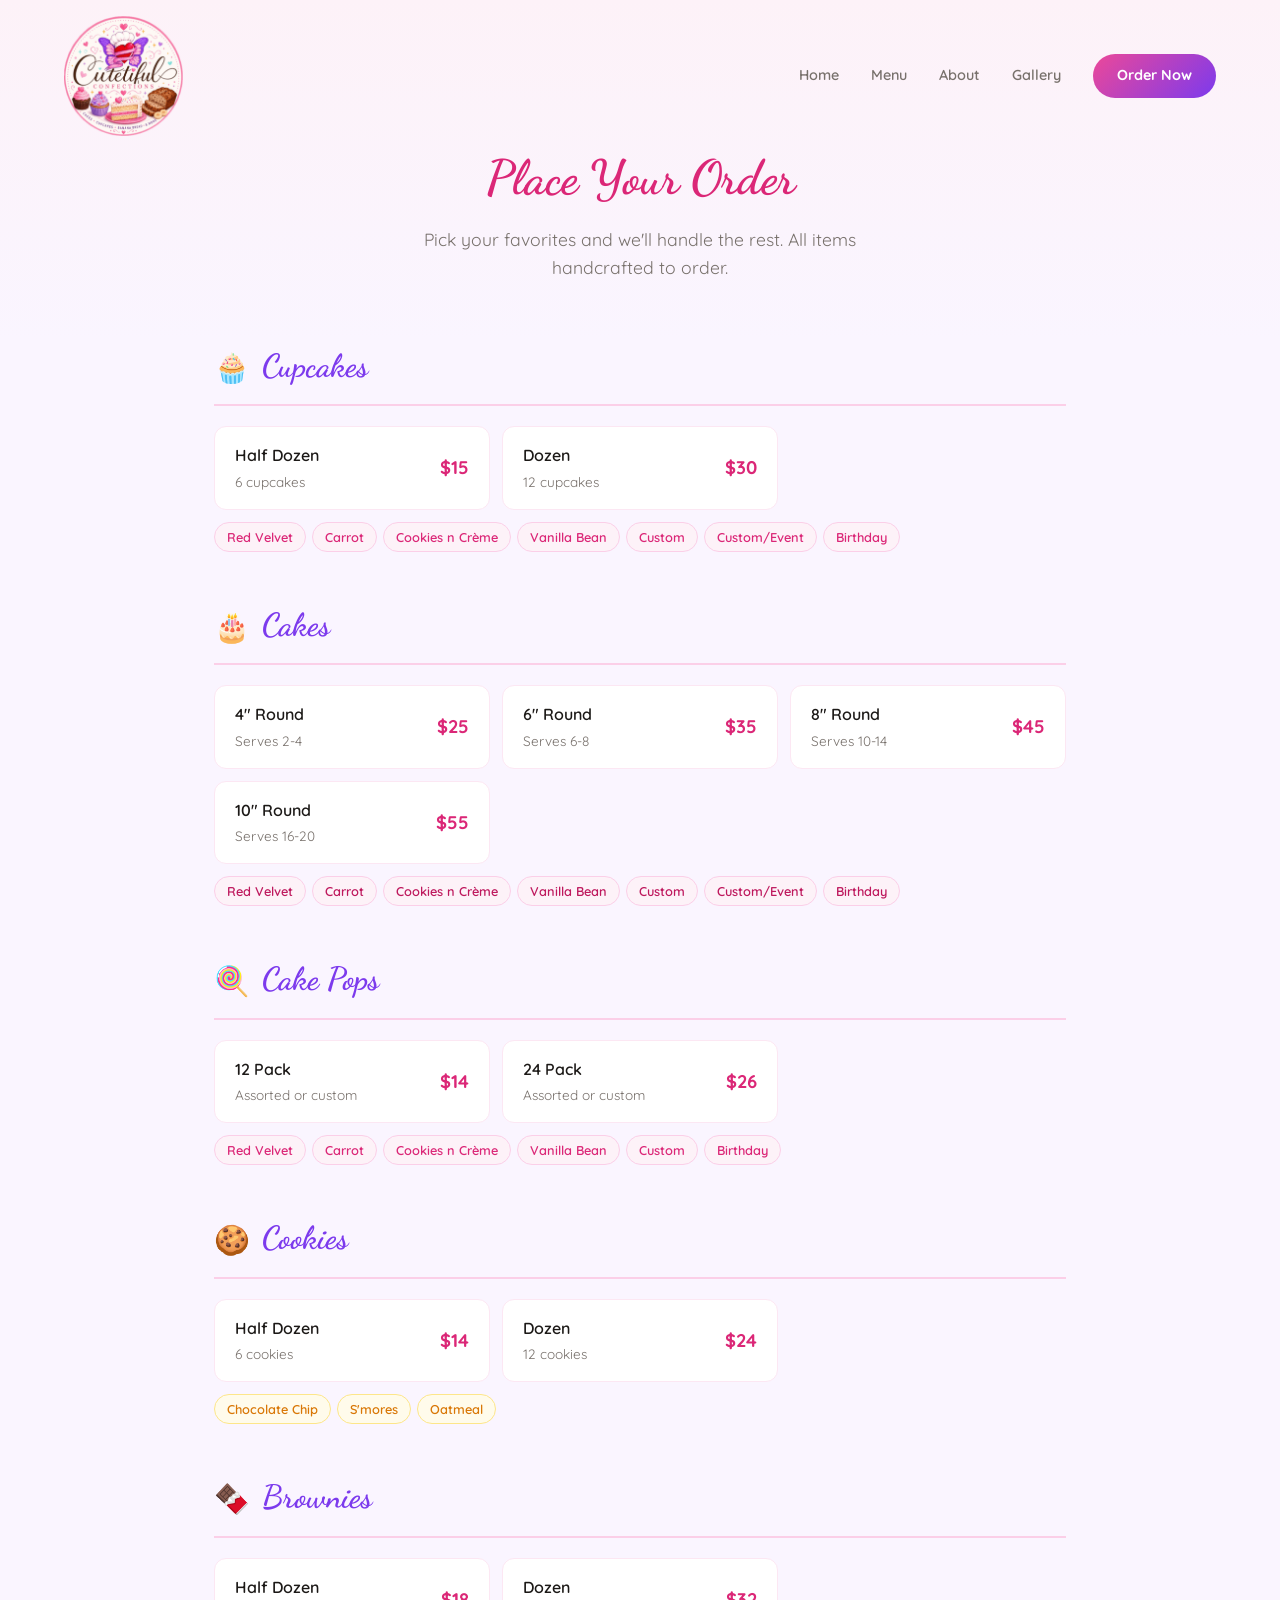
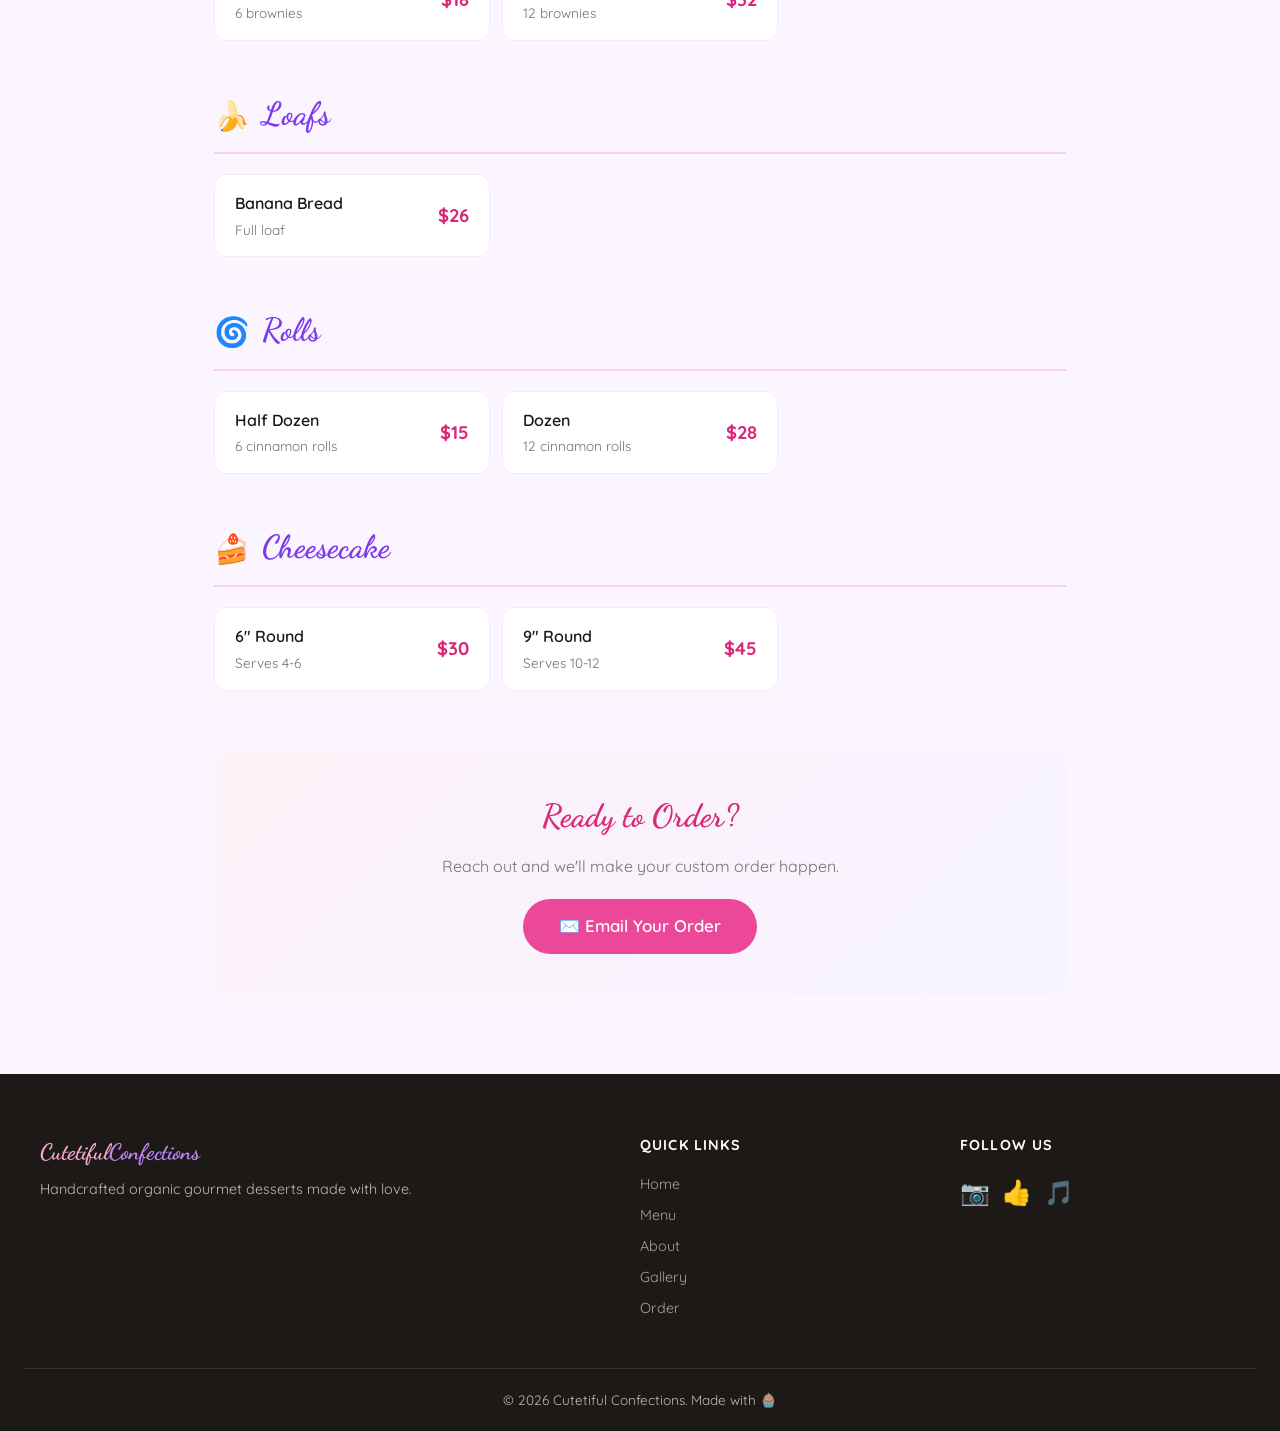
<file: order.html>
<!DOCTYPE html>
<html lang="en">
<head>
  <meta charset="UTF-8">
  <meta name="viewport" content="width=device-width, initial-scale=1.0">
  <title>Order — Cutetiful Confections</title>
  <meta name="description" content="Place your order for handcrafted organic desserts from Cutetiful Confections.">
  <link rel="preconnect" href="https://fonts.googleapis.com">
  <link href="https://fonts.googleapis.com/css2?family=Dancing+Script:wght@400;700&family=Quicksand:wght@300;400;600;700&display=swap" rel="stylesheet">
  <link rel="stylesheet" href="style.css">
  <style>
    .page-hero {
      padding: 140px 24px 60px;
      text-align: center;
      background: linear-gradient(180deg, var(--pink-50) 0%, var(--bg) 100%);
    }
    .page-hero h1 {
      font-family: var(--font-display);
      font-size: 3rem;
      color: var(--pink-600);
      margin-bottom: 8px;
    }
    .page-hero p {
      color: var(--text-muted);
      font-size: 1.1rem;
      max-width: 500px;
      margin: 0 auto;
    }

    .order-section {
      max-width: 900px;
      margin: 0 auto;
      padding: 0 24px 80px;
    }

    .menu-category {
      margin-bottom: 48px;
    }
    .menu-category:last-child {
      margin-bottom: 0;
    }

    .category-header {
      display: flex;
      align-items: center;
      gap: 12px;
      margin-bottom: 20px;
      padding-bottom: 12px;
      border-bottom: 2px solid var(--pink-200);
    }
    .category-header h2 {
      font-family: var(--font-display);
      font-size: 2rem;
      color: var(--purple-600);
    }
    .category-icon {
      font-size: 1.8rem;
    }

    .pricing-grid {
      display: grid;
      grid-template-columns: repeat(auto-fill, minmax(260px, 1fr));
      gap: 12px;
    }

    .price-item {
      background: white;
      border: 1px solid var(--pink-100);
      border-radius: 12px;
      padding: 16px 20px;
      display: flex;
      justify-content: space-between;
      align-items: center;
      transition: all 0.2s ease;
    }
    .price-item:hover {
      border-color: var(--pink-300);
      box-shadow: var(--shadow);
      transform: translateY(-1px);
    }

    .price-item .item-info {
      display: flex;
      flex-direction: column;
    }
    .price-item .item-name {
      font-weight: 600;
      font-size: 1rem;
      color: var(--text);
    }
    .price-item .item-size {
      font-size: 0.85rem;
      color: var(--text-muted);
      margin-top: 2px;
    }
    .price-item .item-price {
      font-weight: 700;
      font-size: 1.15rem;
      color: var(--pink-600);
      white-space: nowrap;
    }

    .flavor-tags {
      display: flex;
      flex-wrap: wrap;
      gap: 6px;
      margin-top: 12px;
    }
    .flavor-tag {
      background: var(--purple-50);
      color: var(--purple-600);
      font-size: 0.8rem;
      font-weight: 600;
      padding: 4px 12px;
      border-radius: 20px;
      border: 1px solid var(--purple-200);
    }
    .flavor-tag.cupcake { background: var(--pink-50); color: var(--pink-600); border-color: var(--pink-200); }
    .flavor-tag.cookie { background: #fffbeb; color: #d97706; border-color: #fde68a; }
    .flavor-tag.cake { background: #fdf2f8; color: #be185d; border-color: #fbcfe8; }
    .flavor-tag.loaf { background: #fef3c7; color: #a16207; border-color: #fde68a; }
    .flavor-tag.roll { background: #fff7ed; color: #c2410c; border-color: #fed7aa; }

    .category-desc {
      color: var(--text-muted);
      font-size: 0.9rem;
      margin-top: 4px;
    }

    .order-footer-cta {
      text-align: center;
      margin-top: 60px;
      padding: 40px;
      background: linear-gradient(135deg, var(--pink-50), var(--purple-50));
      border-radius: var(--radius);
    }
    .order-footer-cta h3 {
      font-family: var(--font-display);
      font-size: 2rem;
      color: var(--pink-600);
      margin-bottom: 12px;
    }
    .order-footer-cta p {
      color: var(--text-muted);
      margin-bottom: 20px;
    }
    .order-footer-cta .btn-order {
      display: inline-block;
      padding: 14px 36px;
      background: var(--pink-500);
      color: white;
      border-radius: 50px;
      text-decoration: none;
      font-weight: 600;
      font-size: 1.05rem;
      transition: all 0.3s ease;
    }
    .order-footer-cta .btn-order:hover {
      background: var(--pink-600);
      transform: translateY(-2px);
      box-shadow: var(--shadow-lg);
    }

    @media (max-width: 600px) {
      .page-hero h1 { font-size: 2.2rem; }
      .pricing-grid { grid-template-columns: 1fr; }
      .category-header h2 { font-size: 1.5rem; }
    }
  </style>
</head>
<body>

  <!-- Navigation -->
  <nav class="nav scrolled" id="nav">
    <div class="nav-container">
      <a href="index.html" class="nav-logo"><img src="logosmaller.png" alt="Cutetiful Confections" class="nav-logo-img"></a>
      <div class="nav-links" id="navLinks">
        <a href="index.html">Home</a>
        <a href="index.html#flavors">Menu</a>
        <a href="index.html#about">About</a>
        <a href="index.html#gallery">Gallery</a>
        <a href="order.html" class="nav-cta">Order Now</a>
      </div>
      <button class="nav-toggle" id="navToggle" aria-label="Menu">
        <span></span><span></span><span></span>
      </button>
    </div>
  </nav>

  <!-- Hero -->
  <section class="page-hero">
    <h1>Place Your Order</h1>
    <p>Pick your favorites and we'll handle the rest. All items handcrafted to order.</p>
  </section>

  <!-- Menu & Pricing -->
  <div class="order-section">

    <!-- Cupcakes -->
    <div class="menu-category">
      <div class="category-header">
        <span class="category-icon">🧁</span>
        <h2>Cupcakes</h2>
      </div>
      <div class="pricing-grid">
        <div class="price-item">
          <div class="item-info">
            <span class="item-name">Half Dozen</span>
            <span class="item-size">6 cupcakes</span>
          </div>
          <span class="item-price">$15</span>
        </div>
        <div class="price-item">
          <div class="item-info">
            <span class="item-name">Dozen</span>
            <span class="item-size">12 cupcakes</span>
          </div>
          <span class="item-price">$30</span>
        </div>
      </div>
      <div class="flavor-tags">
        <span class="flavor-tag cupcake">Red Velvet</span>
        <span class="flavor-tag cupcake">Carrot</span>
        <span class="flavor-tag cupcake">Cookies n Crème</span>
        <span class="flavor-tag cupcake">Vanilla Bean</span>
        <span class="flavor-tag cupcake">Custom</span>
        <span class="flavor-tag cupcake">Custom/Event</span>
        <span class="flavor-tag cupcake">Birthday</span>
      </div>
    </div>

    <!-- Cakes -->
    <div class="menu-category">
      <div class="category-header">
        <span class="category-icon">🎂</span>
        <h2>Cakes</h2>
      </div>
      <div class="pricing-grid">
        <div class="price-item">
          <div class="item-info">
            <span class="item-name">4" Round</span>
            <span class="item-size">Serves 2-4</span>
          </div>
          <span class="item-price">$25</span>
        </div>
        <div class="price-item">
          <div class="item-info">
            <span class="item-name">6" Round</span>
            <span class="item-size">Serves 6-8</span>
          </div>
          <span class="item-price">$35</span>
        </div>
        <div class="price-item">
          <div class="item-info">
            <span class="item-name">8" Round</span>
            <span class="item-size">Serves 10-14</span>
          </div>
          <span class="item-price">$45</span>
        </div>
        <div class="price-item">
          <div class="item-info">
            <span class="item-name">10" Round</span>
            <span class="item-size">Serves 16-20</span>
          </div>
          <span class="item-price">$55</span>
        </div>
      </div>
      <div class="flavor-tags">
        <span class="flavor-tag cake">Red Velvet</span>
        <span class="flavor-tag cake">Carrot</span>
        <span class="flavor-tag cake">Cookies n Crème</span>
        <span class="flavor-tag cake">Vanilla Bean</span>
        <span class="flavor-tag cake">Custom</span>
        <span class="flavor-tag cake">Custom/Event</span>
        <span class="flavor-tag cake">Birthday</span>
      </div>
    </div>

    <!-- Cake Pops -->
    <div class="menu-category">
      <div class="category-header">
        <span class="category-icon">🍭</span>
        <h2>Cake Pops</h2>
      </div>
      <div class="pricing-grid">
        <div class="price-item">
          <div class="item-info">
            <span class="item-name">12 Pack</span>
            <span class="item-size">Assorted or custom</span>
          </div>
          <span class="item-price">$14</span>
        </div>
        <div class="price-item">
          <div class="item-info">
            <span class="item-name">24 Pack</span>
            <span class="item-size">Assorted or custom</span>
          </div>
          <span class="item-price">$26</span>
        </div>
      </div>
      <div class="flavor-tags">
        <span class="flavor-tag cupcake">Red Velvet</span>
        <span class="flavor-tag cupcake">Carrot</span>
        <span class="flavor-tag cupcake">Cookies n Crème</span>
        <span class="flavor-tag cupcake">Vanilla Bean</span>
        <span class="flavor-tag cupcake">Custom</span>
        <span class="flavor-tag cupcake">Birthday</span>
      </div>
    </div>

    <!-- Cookies -->
    <div class="menu-category">
      <div class="category-header">
        <span class="category-icon">🍪</span>
        <h2>Cookies</h2>
      </div>
      <div class="pricing-grid">
        <div class="price-item">
          <div class="item-info">
            <span class="item-name">Half Dozen</span>
            <span class="item-size">6 cookies</span>
          </div>
          <span class="item-price">$14</span>
        </div>
        <div class="price-item">
          <div class="item-info">
            <span class="item-name">Dozen</span>
            <span class="item-size">12 cookies</span>
          </div>
          <span class="item-price">$24</span>
        </div>
      </div>
      <div class="flavor-tags">
        <span class="flavor-tag cookie">Chocolate Chip</span>
        <span class="flavor-tag cookie">S'mores</span>
        <span class="flavor-tag cookie">Oatmeal</span>
      </div>
    </div>

    <!-- Brownies -->
    <div class="menu-category">
      <div class="category-header">
        <span class="category-icon">🍫</span>
        <h2>Brownies</h2>
      </div>
      <div class="pricing-grid">
        <div class="price-item">
          <div class="item-info">
            <span class="item-name">Half Dozen</span>
            <span class="item-size">6 brownies</span>
          </div>
          <span class="item-price">$18</span>
        </div>
        <div class="price-item">
          <div class="item-info">
            <span class="item-name">Dozen</span>
            <span class="item-size">12 brownies</span>
          </div>
          <span class="item-price">$32</span>
        </div>
      </div>
    </div>

    <!-- Loafs -->
    <div class="menu-category">
      <div class="category-header">
        <span class="category-icon">🍌</span>
        <h2>Loafs</h2>
      </div>
      <div class="pricing-grid">
        <div class="price-item">
          <div class="item-info">
            <span class="item-name">Banana Bread</span>
            <span class="item-size">Full loaf</span>
          </div>
          <span class="item-price">$26</span>
        </div>
      </div>
    </div>

    <!-- Rolls -->
    <div class="menu-category">
      <div class="category-header">
        <span class="category-icon">🌀</span>
        <h2>Rolls</h2>
      </div>
      <div class="pricing-grid">
        <div class="price-item">
          <div class="item-info">
            <span class="item-name">Half Dozen</span>
            <span class="item-size">6 cinnamon rolls</span>
          </div>
          <span class="item-price">$15</span>
        </div>
        <div class="price-item">
          <div class="item-info">
            <span class="item-name">Dozen</span>
            <span class="item-size">12 cinnamon rolls</span>
          </div>
          <span class="item-price">$28</span>
        </div>
      </div>
    </div>

    <!-- Cheesecake -->
    <div class="menu-category">
      <div class="category-header">
        <span class="category-icon">🍰</span>
        <h2>Cheesecake</h2>
      </div>
      <div class="pricing-grid">
        <div class="price-item">
          <div class="item-info">
            <span class="item-name">6" Round</span>
            <span class="item-size">Serves 4-6</span>
          </div>
          <span class="item-price">$30</span>
        </div>
        <div class="price-item">
          <div class="item-info">
            <span class="item-name">9" Round</span>
            <span class="item-size">Serves 10-12</span>
          </div>
          <span class="item-price">$45</span>
        </div>
      </div>
    </div>

    <!-- CTA -->
    <div class="order-footer-cta">
      <h3>Ready to Order?</h3>
      <p>Reach out and we'll make your custom order happen.</p>
      <a href="mailto:cutetifulbrand@gmail.com" class="btn-order">✉️ Email Your Order</a>
    </div>

  </div>

  <!-- Footer -->
  <footer class="footer">
    <div class="footer-content">
      <div class="footer-brand">
        <h3>Cutetiful<span>Confections</span></h3>
        <p>Handcrafted organic gourmet desserts made with love.</p>
      </div>
      <div class="footer-links">
        <h4>Quick Links</h4>
        <a href="index.html">Home</a>
        <a href="index.html#flavors">Menu</a>
        <a href="index.html#about">About</a>
        <a href="index.html#gallery">Gallery</a>
        <a href="order.html">Order</a>
      </div>
      <div class="footer-social">
        <h4>Follow Us</h4>
        <div class="social-icons">
          <a href="#" aria-label="Instagram">📷</a>
          <a href="#" aria-label="Facebook">👍</a>
          <a href="#" aria-label="TikTok">🎵</a>
        </div>
      </div>
    </div>
    <div class="footer-bottom">
      <p>&copy; 2026 Cutetiful Confections. Made with 🧁</p>
    </div>
  </footer>

  <script src="script.js"></script>
</body>
</html>
</file>
<file: style.css>
/* ============================================
   Cutetiful Confections — Style Sheet
   Pink & Purple aesthetic
   ============================================ */

:root {
  --pink-50: #fdf2f8;
  --pink-100: #fce7f3;
  --pink-200: #fbcfe8;
  --pink-300: #f9a8d4;
  --pink-400: #f472b6;
  --pink-500: #ec4899;
  --pink-600: #db2777;
  --pink-700: #be185d;
  
  --purple-50: #f5f3ff;
  --purple-100: #ede9fe;
  --purple-200: #ddd6fe;
  --purple-300: #c084fc;
  --purple-400: #a78bfa;
  --purple-500: #8b5cf6;
  --purple-600: #7c3aed;
  --purple-700: #6d28d9;
  
  --cream: #fff7ed;
  --cream-dark: #fef3c7;
  --text: #1c1917;
  --text-muted: #78716c;
  --bg: #faf5ff;
  
  --font-display: 'Dancing Script', cursive;
  --font-body: 'Quicksand', sans-serif;
  
  --shadow: 0 4px 24px rgba(236, 72, 153, 0.15);
  --shadow-lg: 0 8px 48px rgba(236, 72, 153, 0.2);
  --radius: 16px;
}

/* Reset */
*, *::before, *::after { margin: 0; padding: 0; box-sizing: border-box; }
html { scroll-behavior: smooth; }

body {
  font-family: var(--font-body);
  color: var(--text);
  background: var(--bg);
  line-height: 1.6;
  overflow-x: hidden;
}

/* Scrollbar */
::-webkit-scrollbar { width: 8px; }
::-webkit-scrollbar-track { background: var(--purple-50); }
::-webkit-scrollbar-thumb { background: var(--pink-300); border-radius: 4px; }
::-webkit-scrollbar-thumb:hover { background: var(--pink-400); }

/* Selection */
::selection { background: var(--pink-300); color: white; }

/* ========= Navigation ========= */
.nav {
  position: fixed; top: 0; left: 0; right: 0;
  z-index: 1000;
  padding: 16px 0;
  transition: all 0.3s ease;
}
.nav.scrolled {
  background: rgba(255,255,255,0.9);
  backdrop-filter: blur(16px);
  padding: 10px 0;
  box-shadow: 0 1px 12px rgba(0,0,0,0.06);
}
.nav-container {
  max-width: 1200px; margin: 0 auto; padding: 0 24px;
  display: flex; align-items: center; justify-content: space-between;
}
.nav-logo {
  text-decoration: none;
  line-height: 0;
}
.nav-logo-img {
  height: 120px;
  width: auto;
  display: block;
}
.nav-links {
  display: flex; align-items: center; gap: 32px;
}
.nav-links a {
  text-decoration: none;
  color: var(--text-muted);
  font-weight: 600;
  font-size: 0.9rem;
  transition: color 0.2s;
  position: relative;
}
.nav-links a::after {
  content: ''; position: absolute; bottom: -4px; left: 0;
  width: 0; height: 2px;
  background: linear-gradient(90deg, var(--pink-400), var(--purple-400));
  transition: width 0.3s;
}
.nav-links a:hover { color: var(--pink-600); }
.nav-links a:hover::after { width: 100%; }
.nav-cta {
  background: linear-gradient(135deg, var(--pink-500), var(--purple-600));
  color: white !important;
  padding: 10px 24px;
  border-radius: 50px;
  font-weight: 700 !important;
  transition: transform 0.2s, box-shadow 0.2s !important;
}
.nav-cta:hover {
  transform: translateY(-2px);
  box-shadow: 0 4px 20px rgba(236,72,153,0.35);
}
.nav-cta::after { display: none !important; }
.nav-toggle {
  display: none; flex-direction: column; gap: 5px;
  background: none; border: none; cursor: pointer;
  padding: 4px;
}
.nav-toggle span {
  width: 24px; height: 2px;
  background: var(--pink-600);
  border-radius: 2px;
  transition: all 0.3s;
}

/* ========= Hero ========= */
.hero {
  min-height: 100vh;
  display: flex; align-items: center; justify-content: center;
  position: relative;
  padding: 120px 24px 80px;
  overflow: hidden;
}
.hero-video-wrap {
  position: absolute; inset: 0;
  overflow: hidden;
}
.hero-video {
  position: absolute;
  top: 50%; left: 50%;
  min-width: 100%; min-height: 100%;
  width: auto; height: auto;
  transform: translate(-50%, -50%);
  object-fit: cover;
}
.hero-video-overlay {
  position: absolute; inset: 0;
  background: linear-gradient(
    135deg,
    rgba(253, 242, 248, 0.88) 0%,
    rgba(245, 243, 255, 0.85) 50%,
    rgba(254, 243, 199, 0.80) 100%
  );
}
.hero-content {
  position: relative; z-index: 2;
  text-align: center;
  max-width: 700px;
}
.hero-logo-wrap {
  margin-bottom: 12px;
}
.hero-logo {
  max-height: 400px;
  width: auto;
  display: inline-block;
  filter: drop-shadow(0 2px 8px rgba(236, 72, 153, 0.15));
}
.hero-badge {
  display: inline-block;
  background: rgba(236, 72, 153, 0.15);
  color: var(--pink-600);
  padding: 6px 20px;
  border-radius: 50px;
  font-size: 0.85rem;
  font-weight: 600;
  margin-bottom: 24px;
  backdrop-filter: blur(4px);
  border: 1px solid rgba(236, 72, 153, 0.2);
}
.hero-title {
  font-family: var(--font-display);
  font-size: clamp(2.8rem, 8vw, 5rem);
  line-height: 1.1;
  color: var(--text);
  margin-bottom: 20px;
  background: linear-gradient(135deg, var(--pink-600), var(--purple-600));
  -webkit-background-clip: text;
  -webkit-text-fill-color: transparent;
  background-clip: text;
}
.hero-sub {
  font-size: 1.15rem;
  color: var(--text-muted);
  margin-bottom: 36px;
  max-width: 480px;
  margin-left: auto; margin-right: auto;
}
.hero-actions {
  display: flex; gap: 16px; justify-content: center;
  flex-wrap: wrap;
}

/* ========= Buttons ========= */
.btn {
  display: inline-block;
  padding: 14px 32px;
  border-radius: 50px;
  font-family: var(--font-body);
  font-weight: 700;
  font-size: 0.95rem;
  text-decoration: none;
  transition: all 0.3s ease;
  cursor: pointer;
}
.btn-primary {
  background: linear-gradient(135deg, var(--pink-500), var(--purple-600));
  color: white;
  box-shadow: 0 4px 20px rgba(236, 72, 153, 0.3);
}
.btn-primary:hover {
  transform: translateY(-3px);
  box-shadow: 0 8px 30px rgba(236, 72, 153, 0.4);
}
.btn-outline {
  border: 2px solid var(--pink-300);
  color: var(--pink-600);
}
.btn-outline:hover {
  background: var(--pink-50);
  transform: translateY(-3px);
}

/* ========= Sprinkles ========= */
.hero-sprinkles {
  position: absolute; inset: 0;
  pointer-events: none;
  z-index: 1;
}
.sprinkle {
  position: absolute;
  font-size: 1.4rem;
  opacity: 0.3;
  animation: float 4s ease-in-out infinite;
}
.s1 { top: 15%; left: 10%; animation-delay: 0s; color: var(--pink-400); }
.s2 { top: 25%; right: 12%; animation-delay: 0.8s; color: var(--purple-400); }
.s3 { bottom: 30%; left: 8%; animation-delay: 1.6s; color: var(--pink-300); }
.s4 { bottom: 20%; right: 10%; animation-delay: 2.4s; color: var(--purple-300); }
.s5 { top: 50%; left: 5%; animation-delay: 0.4s; color: var(--pink-500); }
.s6 { top: 60%; right: 5%; animation-delay: 1.2s; color: var(--purple-500); }

@keyframes float {
  0%, 100% { transform: translateY(0) rotate(0deg); }
  50% { transform: translateY(-20px) rotate(15deg); }
}

/* ========= Section Header ========= */
.section-header {
  text-align: center;
  max-width: 600px;
  margin: 0 auto 48px;
}
.section-tag {
  display: inline-block;
  background: var(--pink-100);
  color: var(--pink-600);
  padding: 4px 16px;
  border-radius: 50px;
  font-size: 0.8rem;
  font-weight: 700;
  text-transform: uppercase;
  letter-spacing: 0.08em;
  margin-bottom: 12px;
}
.section-header h2 {
  font-family: var(--font-display);
  font-size: 2.8rem;
  color: var(--text);
  margin-bottom: 12px;
}
.section-header p {
  color: var(--text-muted);
  font-size: 1.05rem;
}

/* ========= Flavors ========= */
.flavors {
  padding: 80px 24px;
  max-width: 1200px; margin: 0 auto;
}
.flavors-grid {
  display: grid;
  grid-template-columns: repeat(auto-fit, minmax(280px, 1fr));
  gap: 28px;
}
.flavor-card {
  background: white;
  border-radius: var(--radius);
  padding: 24px;
  box-shadow: var(--shadow);
  transition: all 0.3s ease;
  text-align: center;
  position: relative;
  overflow: hidden;
}
.flavor-card::before {
  content: '';
  position: absolute; top: 0; left: 0; right: 0;
  height: 4px;
  background: linear-gradient(90deg, var(--pink-400), var(--purple-400));
  opacity: 0;
  transition: opacity 0.3s;
}
.flavor-card:hover {
  transform: translateY(-8px);
  box-shadow: var(--shadow-lg);
}
.flavor-card:hover::before { opacity: 1; }
.flavor-img {
  width: 80px; height: 80px;
  border-radius: 50%;
  display: flex; align-items: center; justify-content: center;
  margin: 0 auto 16px;
  transition: transform 0.3s;
}
.flavor-card:hover .flavor-img { transform: scale(1.1) rotate(-5deg); }
.flavor-emoji { font-size: 2rem; filter: drop-shadow(0 2px 4px rgba(0,0,0,0.1)); }
.flavor-card h3 {
  font-family: var(--font-display);
  font-size: 1.3rem;
  color: var(--text);
  margin-bottom: 8px;
}
.flavor-card p {
  font-size: 0.9rem;
  color: var(--text-muted);
  margin-bottom: 12px;
}
.flavor-price {
  font-weight: 700;
  color: var(--pink-600);
  font-size: 1.1rem;
}

/* ========= About ========= */
.about {
  position: relative;
  padding: 100px 24px;
  overflow: hidden;
}
.about-bg {
  position: absolute; inset: 0;
  background: linear-gradient(135deg, var(--pink-50), var(--purple-50));
}
.about-content {
  position: relative; z-index: 2;
  max-width: 1200px; margin: 0 auto;
  display: grid;
  grid-template-columns: 1fr 1fr;
  gap: 60px;
  align-items: center;
}
.about-text h2 {
  font-family: var(--font-display);
  font-size: 2.5rem;
  margin-bottom: 20px;
  color: var(--text);
}
.about-text p {
  color: var(--text-muted);
  margin-bottom: 16px;
  font-size: 1.05rem;
}
.about-stats {
  display: flex; gap: 32px; margin-top: 32px;
}
.stat { text-align: center; }
.stat-num {
  display: block;
  font-family: var(--font-display);
  font-size: 2rem;
  background: linear-gradient(135deg, var(--pink-500), var(--purple-600));
  -webkit-background-clip: text;
  -webkit-text-fill-color: transparent;
  background-clip: text;
}
.stat-label {
  font-size: 0.8rem;
  color: var(--text-muted);
  font-weight: 600;
  text-transform: uppercase;
  letter-spacing: 0.05em;
}
.about-visual {
  display: flex; align-items: center; justify-content: center;
}
.about-circle {
  width: 320px; height: 320px;
  border-radius: 50%;
  background: linear-gradient(135deg, var(--pink-200), var(--purple-200));
  position: relative;
  animation: pulse 4s ease-in-out infinite;
}
.about-circle::after {
  content: '🧁';
  position: absolute; top: 50%; left: 50%;
  transform: translate(-50%, -50%);
  font-size: 5rem;
}
@keyframes pulse {
  0%, 100% { transform: scale(1); }
  50% { transform: scale(1.05); }
}

/* ========= Gallery ========= */
.gallery {
  padding: 80px 24px;
  max-width: 1200px; margin: 0 auto;
}
.gallery-grid {
  display: grid;
  grid-template-columns: repeat(3, 1fr);
  grid-auto-rows: 200px;
  gap: 16px;
}
.gallery-item {
  border-radius: var(--radius);
  display: flex; align-items: center; justify-content: center;
  cursor: pointer;
  transition: all 0.3s;
  position: relative;
  overflow: hidden;
}
.gallery-item:hover { transform: scale(1.03); box-shadow: var(--shadow-lg); }
.gi-1 { grid-row: span 2; }
.gi-4 { grid-column: span 2; }
.gi-icon {
  font-size: 2.5rem;
  opacity: 0.6;
  transition: all 0.3s;
}
.gallery-item:hover .gi-icon {
  opacity: 1;
  transform: scale(1.2);
}

/* ========= Order ========= */
.order {
  position: relative;
  padding: 100px 24px;
  text-align: center;
  overflow: hidden;
}
.order-bg {
  position: absolute; inset: 0;
  background: linear-gradient(135deg, var(--pink-600), var(--purple-700));
  opacity: 0.95;
}
.order-content {
  position: relative; z-index: 2;
  max-width: 800px; margin: 0 auto;
}
.order-content .section-tag {
  background: rgba(255,255,255,0.2);
  color: white;
}
.order-content h2 {
  font-family: var(--font-display);
  font-size: 2.8rem;
  color: white;
  margin-bottom: 16px;
}
.order-content > p {
  color: rgba(255,255,255,0.85);
  margin-bottom: 40px;
  font-size: 1.1rem;
}
.order-methods {
  display: flex; gap: 20px;
  justify-content: center; flex-wrap: wrap;
}
.order-card {
  background: rgba(255,255,255,0.15);
  backdrop-filter: blur(8px);
  border: 1px solid rgba(255,255,255,0.2);
  border-radius: var(--radius);
  padding: 24px 32px;
  text-decoration: none;
  color: white;
  display: flex; flex-direction: column;
  align-items: center; gap: 8px;
  min-width: 200px;
  transition: all 0.3s;
}
.order-card:hover {
  background: rgba(255,255,255,0.25);
  transform: translateY(-4px);
}
.order-icon { font-size: 1.8rem; }
.order-card strong { font-size: 1.05rem; }
.order-card span:last-child { font-size: 0.85rem; opacity: 0.8; }

/* ========= Footer ========= */
.footer {
  background: #1c1917;
  color: rgba(255,255,255,0.7);
  padding: 60px 24px 20px;
}
.footer-content {
  max-width: 1200px; margin: 0 auto;
  display: grid;
  grid-template-columns: 2fr 1fr 1fr;
  gap: 40px;
  margin-bottom: 40px;
}
.footer-brand h3 {
  font-family: var(--font-display);
  font-size: 1.4rem;
  color: var(--pink-300);
  margin-bottom: 8px;
}
.footer-brand h3 span { color: var(--purple-300); }
.footer-brand p { font-size: 0.9rem; }
.footer-links h4, .footer-social h4 {
  color: white;
  font-size: 0.9rem;
  text-transform: uppercase;
  letter-spacing: 0.08em;
  margin-bottom: 16px;
}
.footer-links a {
  display: block;
  color: rgba(255,255,255,0.6);
  text-decoration: none;
  font-size: 0.9rem;
  margin-bottom: 8px;
  transition: color 0.2s;
}
.footer-links a:hover { color: var(--pink-300); }
.social-icons { display: flex; gap: 12px; }
.social-icons a {
  text-decoration: none;
  font-size: 1.5rem;
  transition: transform 0.2s;
}
.social-icons a:hover { transform: scale(1.2); }
.footer-bottom {
  text-align: center;
  padding-top: 20px;
  border-top: 1px solid rgba(255,255,255,0.1);
  font-size: 0.85rem;
}

/* ========= Responsive ========= */
@media (max-width: 768px) {
  .nav-links {
    position: fixed; top: 0; right: -100%;
    width: 70%; height: 100vh;
    background: white;
    flex-direction: column;
    padding: 80px 32px;
    gap: 24px;
    box-shadow: -4px 0 24px rgba(0,0,0,0.1);
    transition: right 0.3s;
  }
  .nav-links.open { right: 0; }
  .nav-toggle { display: flex; }
  .about-content { grid-template-columns: 1fr; }
  .about-circle { width: 200px; height: 200px; }
  .about-circle::after { font-size: 3rem; }
  .gallery-grid { grid-template-columns: 1fr 1fr; }
  .footer-content { grid-template-columns: 1fr; }
  .order-methods { flex-direction: column; align-items: center; }
}

/* ========= Animations ========= */
.flavor-card, .gallery-item, .about-text, .about-visual {
  opacity: 0;
  transform: translateY(30px);
  transition: opacity 0.6s ease, transform 0.6s ease;
}
.flavor-card.visible, .gallery-item.visible, .about-text.visible, .about-visual.visible {
  opacity: 1;
  transform: translateY(0);
}
</file>
